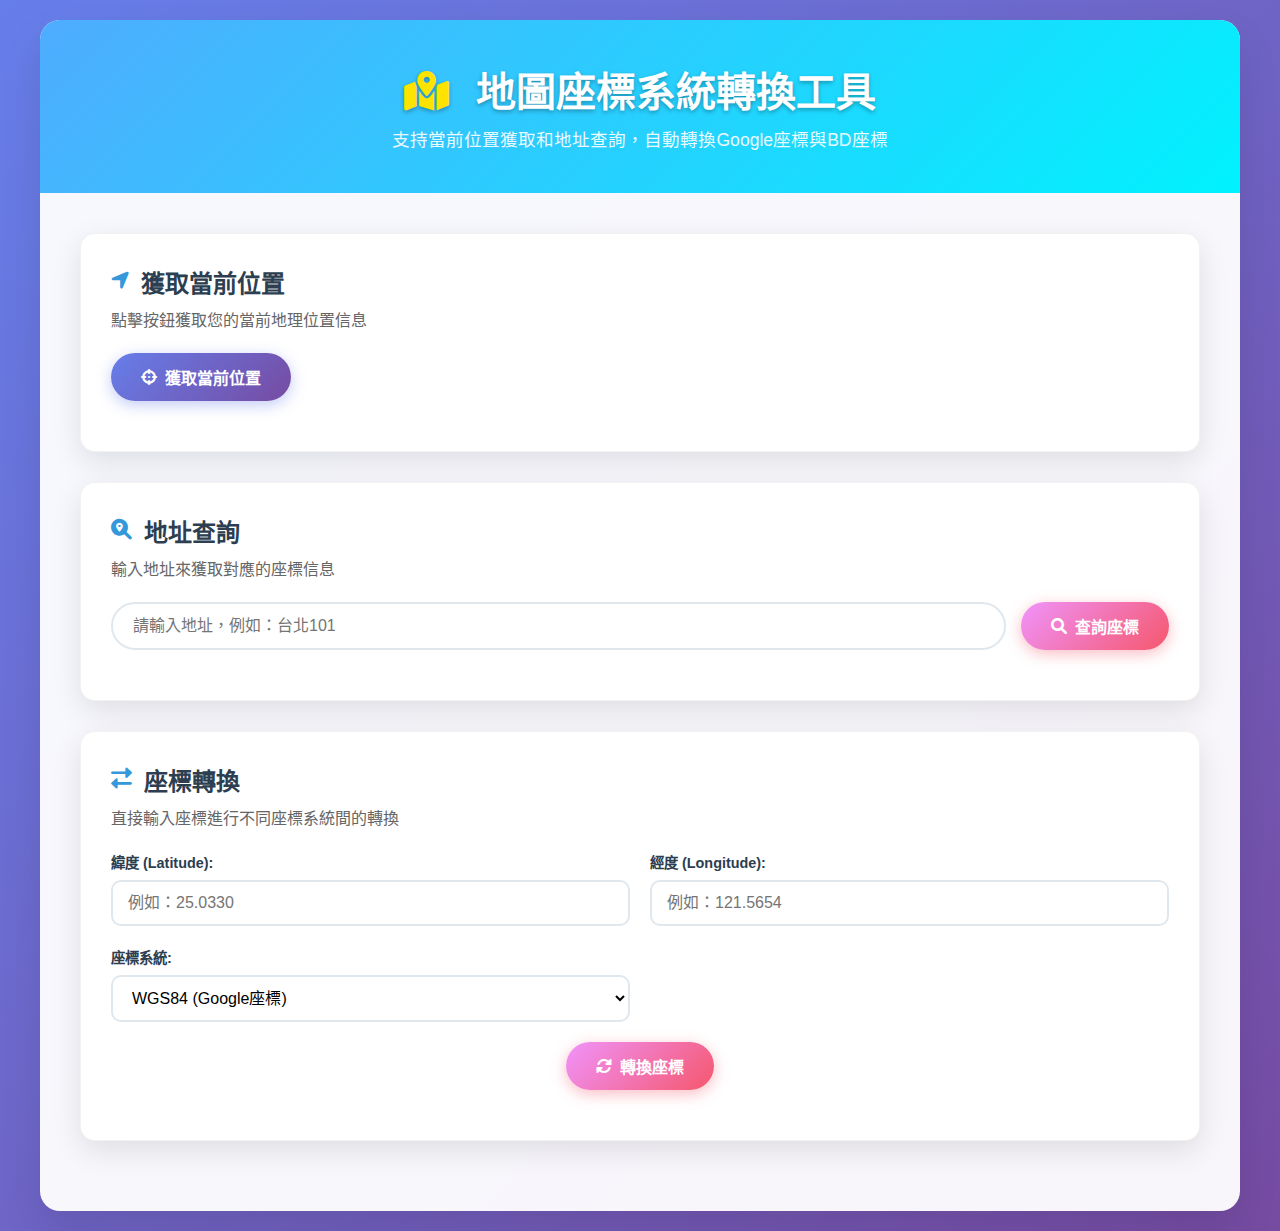
<file: index.html>
<!DOCTYPE html>
<html lang="zh-TW">
<head>
    <meta charset="UTF-8">
    <meta name="viewport" content="width=device-width, initial-scale=1.0">
    <title>地圖座標系統轉換工具</title>
    <link rel="stylesheet" href="style.css">
    <link href="https://cdnjs.cloudflare.com/ajax/libs/font-awesome/6.0.0/css/all.min.css" rel="stylesheet">
</head>
<body>
    <div class="container">
        <header>
            <h1><i class="fas fa-map-marked-alt"></i> 地圖座標系統轉換工具</h1>
            <p class="subtitle">支持當前位置獲取和地址查詢，自動轉換Google座標與BD座標</p>
            <div class="api-status" id="api-status" style="display: none;">
                <i class="fas fa-check-circle"></i> 系統已就緒
            </div>

        </header>

        <main>
            <!-- 當前位置功能 -->
            <div class="card">
                <h2><i class="fas fa-location-arrow"></i> 獲取當前位置</h2>
                <p class="description">點擊按鈕獲取您的當前地理位置信息</p>
                <button id="getCurrentLocation" class="btn-primary">
                    <i class="fas fa-crosshairs"></i> 獲取當前位置
                </button>
                <div id="currentLocationResult" class="result-container"></div>
            </div>

            <!-- 地址查詢功能 -->
            <div class="card">
                <h2><i class="fas fa-search-location"></i> 地址查詢</h2>
                <p class="description">輸入地址來獲取對應的座標信息</p>
                <div class="search-container">
                    <input type="text" id="addressInput" placeholder="請輸入地址，例如：台北101" class="address-input">
                    <button id="searchAddress" class="btn-secondary">
                        <i class="fas fa-search"></i> 查詢座標
                    </button>
                </div>
                <div id="addressSearchResult" class="result-container"></div>
            </div>

            <!-- 座標轉換功能 -->
            <div class="card">
                <h2><i class="fas fa-exchange-alt"></i> 座標轉換</h2>
                <p class="description">直接輸入座標進行不同座標系統間的轉換</p>
                <div class="coordinate-inputs">
                    <div class="input-group">
                        <label for="latInput">緯度 (Latitude):</label>
                        <input type="number" id="latInput" placeholder="例如：25.0330" step="any" class="coord-input">
                    </div>
                    <div class="input-group">
                        <label for="lngInput">經度 (Longitude):</label>
                        <input type="number" id="lngInput" placeholder="例如：121.5654" step="any" class="coord-input">
                    </div>
                    <div class="input-group">
                        <label for="coordSystem">座標系統:</label>
                        <select id="coordSystem" class="coord-select">
                            <option value="wgs84">WGS84 (Google座標)</option>
                            <option value="bd09">BD09座標</option>
                        </select>
                    </div>
                    <button id="convertCoordinates" class="btn-secondary">
                        <i class="fas fa-sync-alt"></i> 轉換座標
                    </button>
                </div>
                <div id="coordinateConvertResult" class="result-container"></div>
            </div>


        </main>

        <!-- 載入提示 -->
        <div id="loadingOverlay" class="loading-overlay">
            <div class="spinner"></div>
            <p>正在處理中...</p>
        </div>

        <!-- 錯誤提示 -->
        <div id="errorModal" class="modal">
            <div class="modal-content">
                <span class="close">&times;</span>
                <h3><i class="fas fa-exclamation-triangle"></i> 錯誤提示</h3>
                <p id="errorMessage"></p>
            </div>
        </div>
    </div>

    <script src="coordinate-converter.js"></script>
    <script src="script.js"></script>
</body>
</html>
</file>
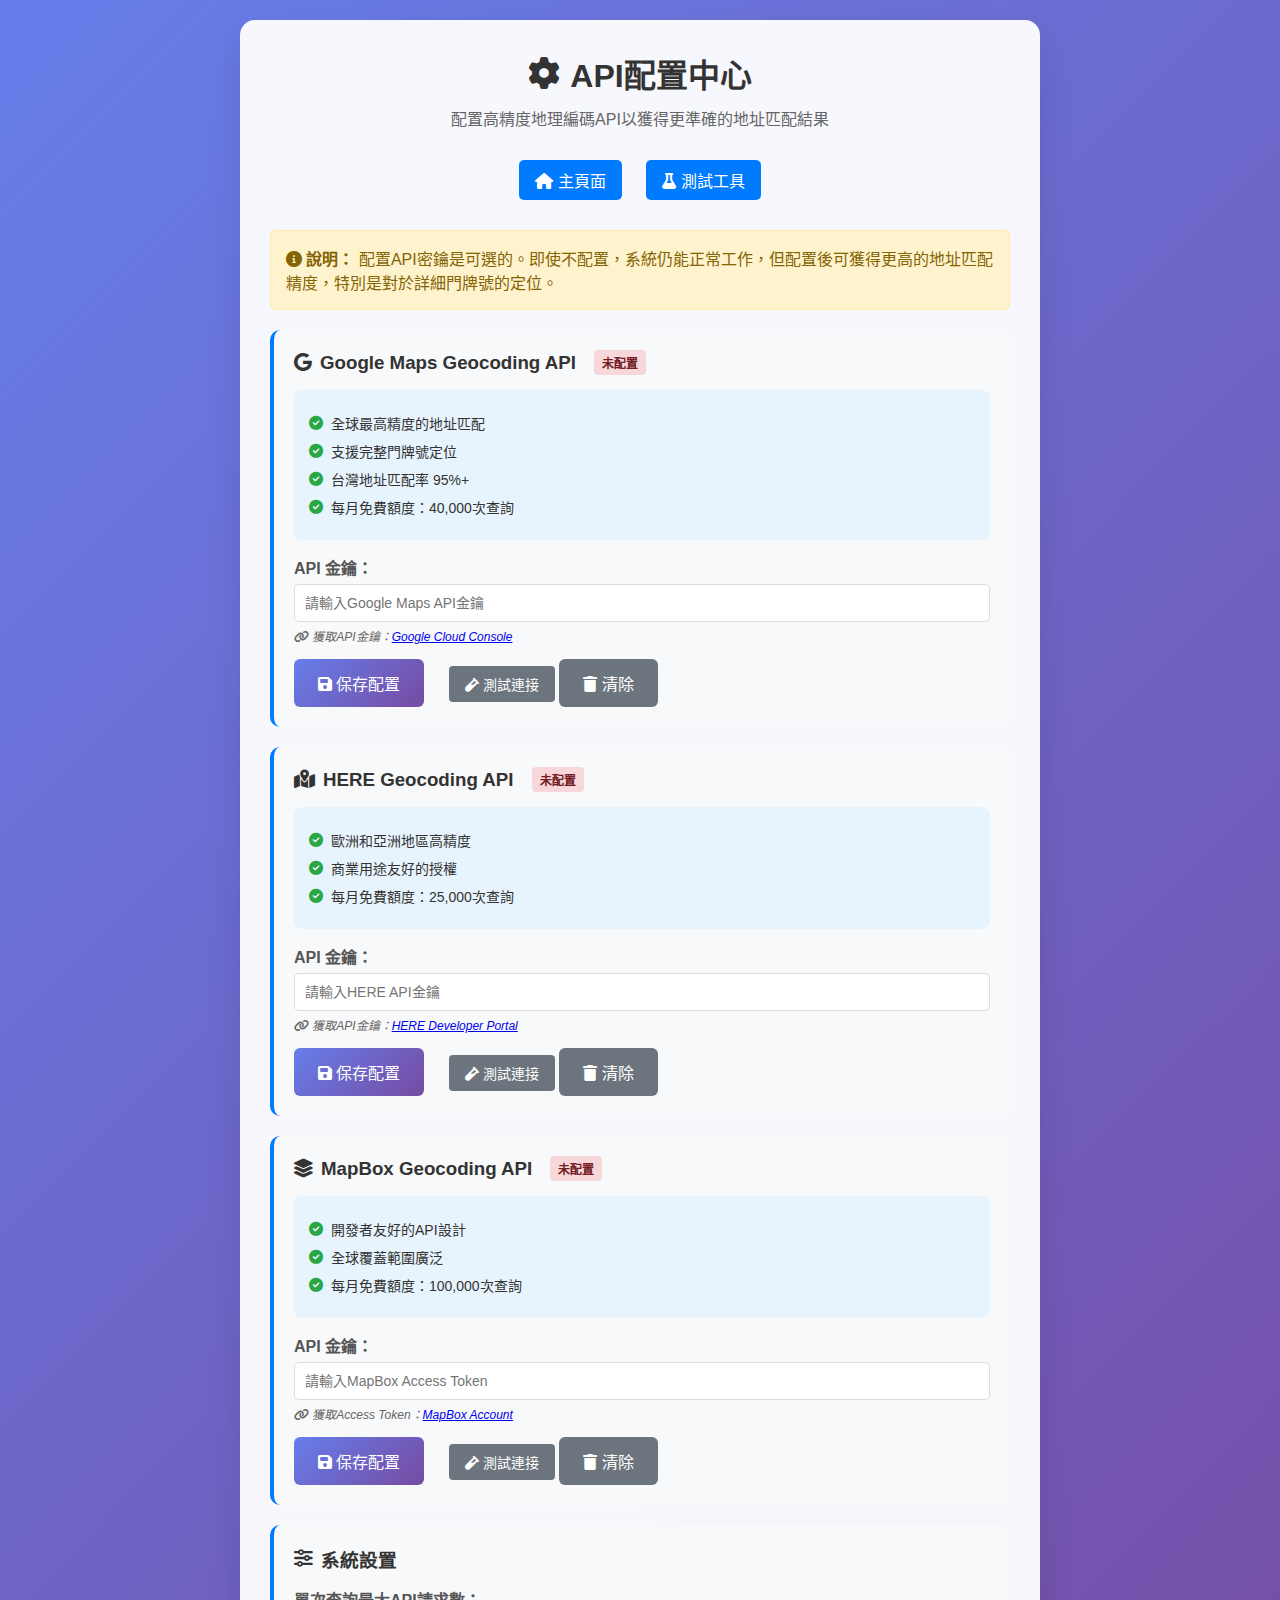
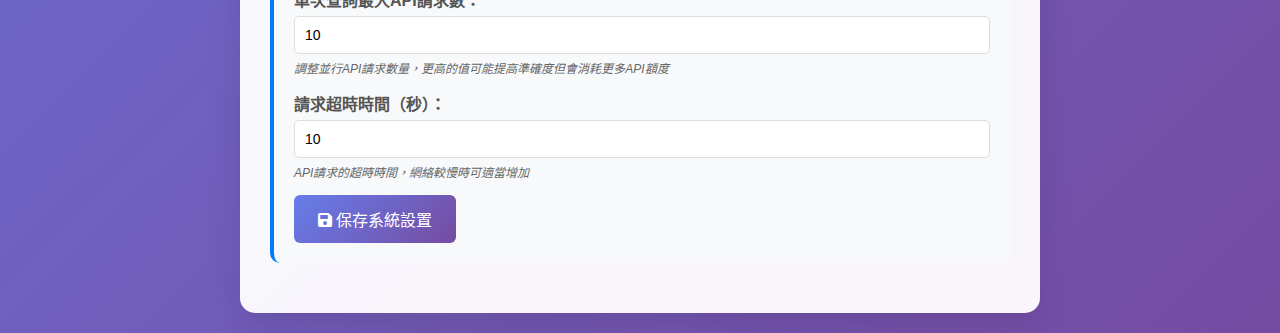
<file: api-config.html>
<!DOCTYPE html>
<html lang="zh-TW">
<head>
    <meta charset="UTF-8">
    <meta name="viewport" content="width=device-width, initial-scale=1.0">
    <title>API配置 - 地圖座標系統轉換工具</title>
    <link rel="stylesheet" href="https://cdnjs.cloudflare.com/ajax/libs/font-awesome/6.0.0/css/all.min.css">
    <style>
        * {
            margin: 0;
            padding: 0;
            box-sizing: border-box;
        }

        body {
            font-family: 'Microsoft JhengHei', Arial, sans-serif;
            background: linear-gradient(135deg, #667eea 0%, #764ba2 100%);
            min-height: 100vh;
            padding: 20px;
        }

        .container {
            max-width: 800px;
            margin: 0 auto;
            background: rgba(255, 255, 255, 0.95);
            padding: 30px;
            border-radius: 15px;
            box-shadow: 0 15px 35px rgba(0, 0, 0, 0.1);
        }

        .header {
            text-align: center;
            margin-bottom: 30px;
        }

        .header h1 {
            color: #333;
            margin-bottom: 10px;
            display: flex;
            align-items: center;
            justify-content: center;
            gap: 10px;
        }

        .header p {
            color: #666;
            font-size: 16px;
        }

        .nav-links {
            text-align: center;
            margin-bottom: 30px;
        }

        .nav-links a {
            display: inline-block;
            margin: 0 10px;
            padding: 8px 16px;
            background-color: #007bff;
            color: white;
            text-decoration: none;
            border-radius: 5px;
            transition: background-color 0.3s;
        }

        .nav-links a:hover {
            background-color: #0056b3;
        }

        .config-section {
            background: #f8f9fa;
            border-radius: 10px;
            padding: 20px;
            margin-bottom: 20px;
            border-left: 4px solid #007bff;
        }

        .config-section h3 {
            color: #333;
            margin-bottom: 15px;
            display: flex;
            align-items: center;
            gap: 8px;
        }

        .form-group {
            margin-bottom: 15px;
        }

        .form-group label {
            display: block;
            margin-bottom: 5px;
            font-weight: bold;
            color: #555;
        }

        .form-group input {
            width: 100%;
            padding: 10px;
            border: 1px solid #ddd;
            border-radius: 5px;
            font-size: 14px;
        }

        .form-group input:focus {
            outline: none;
            border-color: #007bff;
            box-shadow: 0 0 5px rgba(0, 123, 255, 0.3);
        }

        .btn {
            background: linear-gradient(135deg, #667eea 0%, #764ba2 100%);
            color: white;
            border: none;
            padding: 12px 24px;
            border-radius: 6px;
            cursor: pointer;
            font-size: 16px;
            transition: all 0.3s;
            margin-right: 10px;
        }

        .btn:hover {
            transform: translateY(-2px);
            box-shadow: 0 5px 15px rgba(0, 0, 0, 0.2);
        }

        .btn-secondary {
            background: #6c757d;
        }

        .status-indicator {
            display: inline-block;
            padding: 4px 8px;
            border-radius: 4px;
            font-size: 12px;
            font-weight: bold;
            margin-left: 10px;
        }

        .status-connected {
            background-color: #d4edda;
            color: #155724;
        }

        .status-disconnected {
            background-color: #f8d7da;
            color: #721c24;
        }

        .help-text {
            font-size: 12px;
            color: #666;
            margin-top: 5px;
            font-style: italic;
        }

        .warning-box {
            background-color: #fff3cd;
            border: 1px solid #ffeaa7;
            border-radius: 5px;
            padding: 15px;
            margin: 20px 0;
            color: #856404;
        }

        .success-box {
            background-color: #d4edda;
            border: 1px solid #c3e6cb;
            border-radius: 5px;
            padding: 15px;
            margin: 20px 0;
            color: #155724;
        }

        .api-benefits {
            background: #e8f4fd;
            border-radius: 8px;
            padding: 15px;
            margin: 15px 0;
        }

        .benefit-item {
            display: flex;
            align-items: center;
            gap: 8px;
            margin: 8px 0;
            font-size: 14px;
            color: #333;
        }

        .test-button {
            background: #28a745;
            color: white;
            border: none;
            padding: 8px 16px;
            border-radius: 4px;
            cursor: pointer;
            font-size: 14px;
            margin-left: 10px;
        }

        .test-button:hover {
            background: #218838;
        }

        .test-button:disabled {
            background: #6c757d;
            cursor: not-allowed;
        }
    </style>
</head>
<body>
    <div class="container">
        <div class="header">
            <h1><i class="fas fa-cog"></i> API配置中心</h1>
            <p>配置高精度地理編碼API以獲得更準確的地址匹配結果</p>
        </div>

        <div class="nav-links">
            <a href="index.html"><i class="fas fa-home"></i> 主頁面</a>
            <a href="test-geocoding.html"><i class="fas fa-flask"></i> 測試工具</a>
        </div>

        <div class="warning-box">
            <i class="fas fa-info-circle"></i> <strong>說明：</strong>
            配置API密鑰是可選的。即使不配置，系統仍能正常工作，但配置後可獲得更高的地址匹配精度，特別是對於詳細門牌號的定位。
        </div>

        <!-- Google Maps API 配置 -->
        <div class="config-section">
            <h3>
                <i class="fab fa-google"></i> Google Maps Geocoding API
                <span id="google-status" class="status-indicator status-disconnected">未配置</span>
            </h3>
            
            <div class="api-benefits">
                <div class="benefit-item">
                    <i class="fas fa-check-circle" style="color: #28a745;"></i>
                    <span>全球最高精度的地址匹配</span>
                </div>
                <div class="benefit-item">
                    <i class="fas fa-check-circle" style="color: #28a745;"></i>
                    <span>支援完整門牌號定位</span>
                </div>
                <div class="benefit-item">
                    <i class="fas fa-check-circle" style="color: #28a745;"></i>
                    <span>台灣地址匹配率 95%+</span>
                </div>
                <div class="benefit-item">
                    <i class="fas fa-check-circle" style="color: #28a745;"></i>
                    <span>每月免費額度：40,000次查詢</span>
                </div>
            </div>

            <div class="form-group">
                <label for="google-api-key">API 金鑰：</label>
                <input type="password" id="google-api-key" placeholder="請輸入Google Maps API金鑰">
                <div class="help-text">
                    <i class="fas fa-link"></i> 
                    獲取API金鑰：<a href="https://developers.google.com/maps/documentation/geocoding/get-api-key" target="_blank">Google Cloud Console</a>
                </div>
            </div>

            <button class="btn" onclick="saveGoogleConfig()">
                <i class="fas fa-save"></i> 保存配置
            </button>
            <button class="test-button" id="test-google" onclick="testGoogleApi()" disabled>
                <i class="fas fa-vial"></i> 測試連接
            </button>
            <button class="btn btn-secondary" onclick="clearGoogleConfig()">
                <i class="fas fa-trash"></i> 清除
            </button>
        </div>

        <!-- HERE Maps API 配置 -->
        <div class="config-section">
            <h3>
                <i class="fas fa-map-marked-alt"></i> HERE Geocoding API
                <span id="here-status" class="status-indicator status-disconnected">未配置</span>
            </h3>
            
            <div class="api-benefits">
                <div class="benefit-item">
                    <i class="fas fa-check-circle" style="color: #28a745;"></i>
                    <span>歐洲和亞洲地區高精度</span>
                </div>
                <div class="benefit-item">
                    <i class="fas fa-check-circle" style="color: #28a745;"></i>
                    <span>商業用途友好的授權</span>
                </div>
                <div class="benefit-item">
                    <i class="fas fa-check-circle" style="color: #28a745;"></i>
                    <span>每月免費額度：25,000次查詢</span>
                </div>
            </div>

            <div class="form-group">
                <label for="here-api-key">API 金鑰：</label>
                <input type="password" id="here-api-key" placeholder="請輸入HERE API金鑰">
                <div class="help-text">
                    <i class="fas fa-link"></i> 
                    獲取API金鑰：<a href="https://developer.here.com/" target="_blank">HERE Developer Portal</a>
                </div>
            </div>

            <button class="btn" onclick="saveHereConfig()">
                <i class="fas fa-save"></i> 保存配置
            </button>
            <button class="test-button" id="test-here" onclick="testHereApi()" disabled>
                <i class="fas fa-vial"></i> 測試連接
            </button>
            <button class="btn btn-secondary" onclick="clearHereConfig()">
                <i class="fas fa-trash"></i> 清除
            </button>
        </div>

        <!-- MapBox API 配置 -->
        <div class="config-section">
            <h3>
                <i class="fas fa-layer-group"></i> MapBox Geocoding API
                <span id="mapbox-status" class="status-indicator status-disconnected">未配置</span>
            </h3>
            
            <div class="api-benefits">
                <div class="benefit-item">
                    <i class="fas fa-check-circle" style="color: #28a745;"></i>
                    <span>開發者友好的API設計</span>
                </div>
                <div class="benefit-item">
                    <i class="fas fa-check-circle" style="color: #28a745;"></i>
                    <span>全球覆蓋範圍廣泛</span>
                </div>
                <div class="benefit-item">
                    <i class="fas fa-check-circle" style="color: #28a745;"></i>
                    <span>每月免費額度：100,000次查詢</span>
                </div>
            </div>

            <div class="form-group">
                <label for="mapbox-api-key">API 金鑰：</label>
                <input type="password" id="mapbox-api-key" placeholder="請輸入MapBox Access Token">
                <div class="help-text">
                    <i class="fas fa-link"></i> 
                    獲取Access Token：<a href="https://docs.mapbox.com/help/getting-started/access-tokens/" target="_blank">MapBox Account</a>
                </div>
            </div>

            <button class="btn" onclick="saveMapboxConfig()">
                <i class="fas fa-save"></i> 保存配置
            </button>
            <button class="test-button" id="test-mapbox" onclick="testMapboxApi()" disabled>
                <i class="fas fa-vial"></i> 測試連接
            </button>
            <button class="btn btn-secondary" onclick="clearMapboxConfig()">
                <i class="fas fa-trash"></i> 清除
            </button>
        </div>

        <!-- 系統設置 -->
        <div class="config-section">
            <h3><i class="fas fa-sliders-h"></i> 系統設置</h3>
            
            <div class="form-group">
                <label for="max-api-requests">單次查詢最大API請求數：</label>
                <input type="number" id="max-api-requests" value="10" min="5" max="20">
                <div class="help-text">調整並行API請求數量，更高的值可能提高準確度但會消耗更多API額度</div>
            </div>

            <div class="form-group">
                <label for="request-timeout">請求超時時間（秒）：</label>
                <input type="number" id="request-timeout" value="10" min="5" max="30">
                <div class="help-text">API請求的超時時間，網絡較慢時可適當增加</div>
            </div>

            <button class="btn" onclick="saveSystemConfig()">
                <i class="fas fa-save"></i> 保存系統設置
            </button>
        </div>

        <div class="success-box" id="success-message" style="display: none;">
            <i class="fas fa-check-circle"></i> <span id="success-text">配置已保存成功！</span>
        </div>
    </div>

    <script>
        // 載入已保存的配置
        window.addEventListener('load', function() {
            loadConfigurations();
        });

        function loadConfigurations() {
            // 載入Google Maps配置
            const googleKey = localStorage.getItem('google_maps_api_key');
            if (googleKey) {
                document.getElementById('google-api-key').value = googleKey;
                document.getElementById('google-status').textContent = '已配置';
                document.getElementById('google-status').className = 'status-indicator status-connected';
                document.getElementById('test-google').disabled = false;
            }

            // 載入HERE配置
            const hereKey = localStorage.getItem('here_api_key');
            if (hereKey) {
                document.getElementById('here-api-key').value = hereKey;
                document.getElementById('here-status').textContent = '已配置';
                document.getElementById('here-status').className = 'status-indicator status-connected';
                document.getElementById('test-here').disabled = false;
            }

            // 載入MapBox配置
            const mapboxKey = localStorage.getItem('mapbox_api_key');
            if (mapboxKey) {
                document.getElementById('mapbox-api-key').value = mapboxKey;
                document.getElementById('mapbox-status').textContent = '已配置';
                document.getElementById('mapbox-status').className = 'status-indicator status-connected';
                document.getElementById('test-mapbox').disabled = false;
            }

            // 載入系統設置
            document.getElementById('max-api-requests').value = localStorage.getItem('max_api_requests') || '10';
            document.getElementById('request-timeout').value = localStorage.getItem('request_timeout') || '10';
        }

        function saveGoogleConfig() {
            const apiKey = document.getElementById('google-api-key').value.trim();
            if (apiKey) {
                localStorage.setItem('google_maps_api_key', apiKey);
                document.getElementById('google-status').textContent = '已配置';
                document.getElementById('google-status').className = 'status-indicator status-connected';
                document.getElementById('test-google').disabled = false;
                showSuccess('Google Maps API配置已保存');
            } else {
                alert('請輸入有效的API金鑰');
            }
        }

        function saveHereConfig() {
            const apiKey = document.getElementById('here-api-key').value.trim();
            if (apiKey) {
                localStorage.setItem('here_api_key', apiKey);
                document.getElementById('here-status').textContent = '已配置';
                document.getElementById('here-status').className = 'status-indicator status-connected';
                document.getElementById('test-here').disabled = false;
                showSuccess('HERE API配置已保存');
            } else {
                alert('請輸入有效的API金鑰');
            }
        }

        function saveMapboxConfig() {
            const apiKey = document.getElementById('mapbox-api-key').value.trim();
            if (apiKey) {
                localStorage.setItem('mapbox_api_key', apiKey);
                document.getElementById('mapbox-status').textContent = '已配置';
                document.getElementById('mapbox-status').className = 'status-indicator status-connected';
                document.getElementById('test-mapbox').disabled = false;
                showSuccess('MapBox API配置已保存');
            } else {
                alert('請輸入有效的Access Token');
            }
        }

        function saveSystemConfig() {
            const maxRequests = document.getElementById('max-api-requests').value;
            const timeout = document.getElementById('request-timeout').value;
            
            localStorage.setItem('max_api_requests', maxRequests);
            localStorage.setItem('request_timeout', timeout);
            
            showSuccess('系統設置已保存');
        }

        function clearGoogleConfig() {
            localStorage.removeItem('google_maps_api_key');
            document.getElementById('google-api-key').value = '';
            document.getElementById('google-status').textContent = '未配置';
            document.getElementById('google-status').className = 'status-indicator status-disconnected';
            document.getElementById('test-google').disabled = true;
            showSuccess('Google Maps API配置已清除');
        }

        function clearHereConfig() {
            localStorage.removeItem('here_api_key');
            document.getElementById('here-api-key').value = '';
            document.getElementById('here-status').textContent = '未配置';
            document.getElementById('here-status').className = 'status-indicator status-disconnected';
            document.getElementById('test-here').disabled = true;
            showSuccess('HERE API配置已清除');
        }

        function clearMapboxConfig() {
            localStorage.removeItem('mapbox_api_key');
            document.getElementById('mapbox-api-key').value = '';
            document.getElementById('mapbox-status').textContent = '未配置';
            document.getElementById('mapbox-status').className = 'status-indicator status-disconnected';
            document.getElementById('test-mapbox').disabled = true;
            showSuccess('MapBox API配置已清除');
        }

        async function testGoogleApi() {
            const apiKey = localStorage.getItem('google_maps_api_key');
            if (!apiKey) return;

            const button = document.getElementById('test-google');
            button.textContent = '測試中...';
            button.disabled = true;

            try {
                const response = await fetch(`https://maps.googleapis.com/maps/api/geocode/json?address=台北101&key=${apiKey}`);
                const data = await response.json();
                
                if (data.status === 'OK') {
                    alert('Google Maps API測試成功！');
                } else {
                    alert(`Google Maps API測試失敗：${data.error_message || data.status}`);
                }
            } catch (error) {
                alert(`Google Maps API測試失敗：${error.message}`);
            }

            button.textContent = '測試連接';
            button.disabled = false;
        }

        async function testHereApi() {
            alert('HERE API測試功能開發中...');
        }

        async function testMapboxApi() {
            alert('MapBox API測試功能開發中...');
        }

        function showSuccess(message) {
            document.getElementById('success-text').textContent = message;
            document.getElementById('success-message').style.display = 'block';
            setTimeout(() => {
                document.getElementById('success-message').style.display = 'none';
            }, 3000);
        }

        // 監聽API金鑰輸入，啟用測試按鈕
        document.getElementById('google-api-key').addEventListener('input', function() {
            document.getElementById('test-google').disabled = !this.value.trim();
        });

        document.getElementById('here-api-key').addEventListener('input', function() {
            document.getElementById('test-here').disabled = !this.value.trim();
        });

        document.getElementById('mapbox-api-key').addEventListener('input', function() {
            document.getElementById('test-mapbox').disabled = !this.value.trim();
        });
    </script>
</body>
</html>
</file>
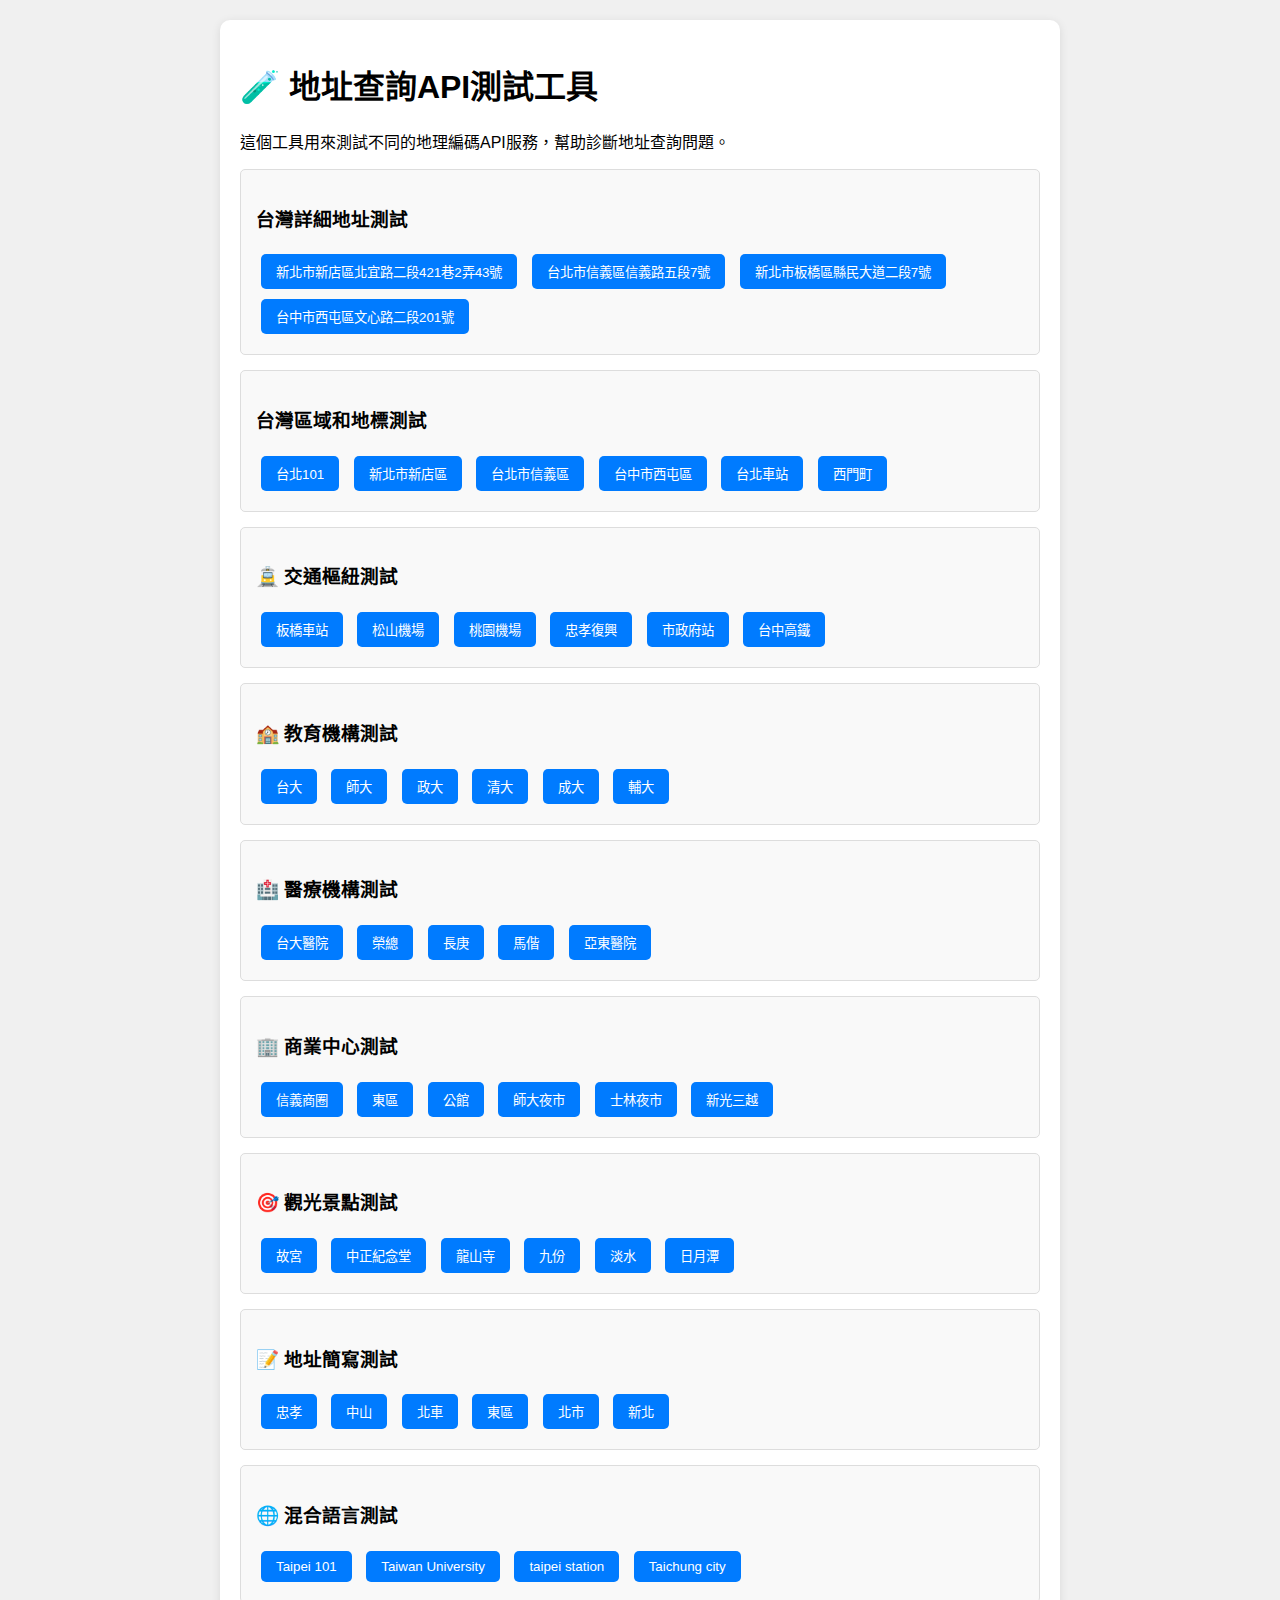
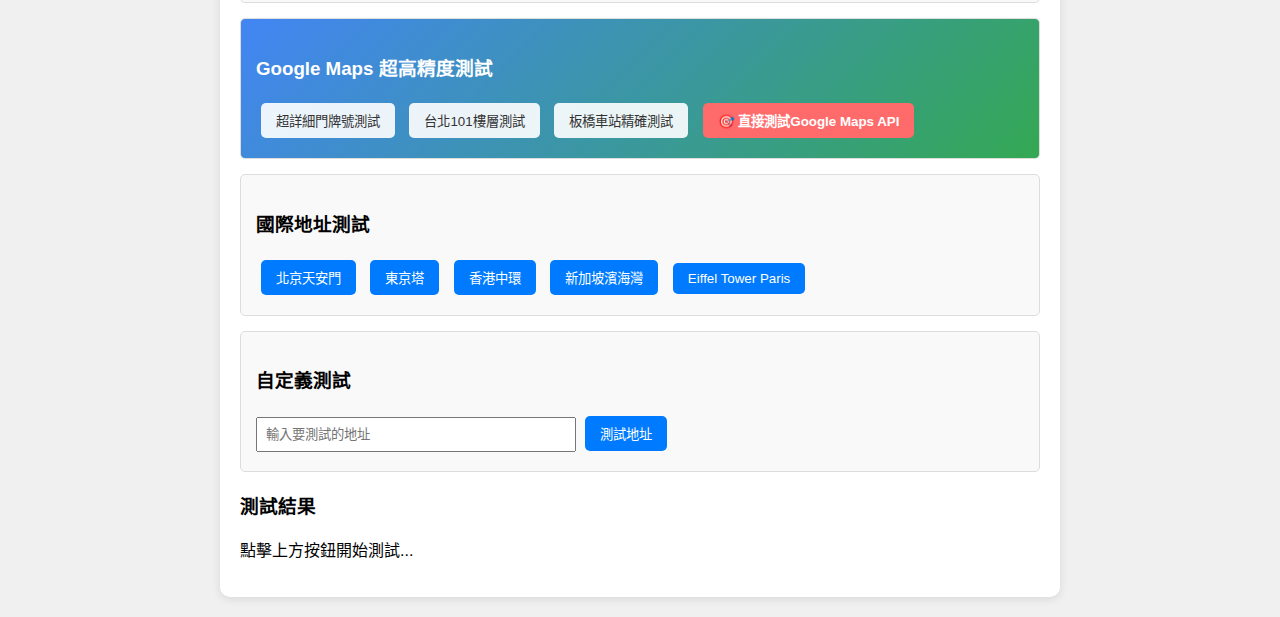
<file: test-geocoding.html>
<!DOCTYPE html>
<html lang="zh-TW">
<head>
    <meta charset="UTF-8">
    <meta name="viewport" content="width=device-width, initial-scale=1.0">
    <title>地址查詢測試</title>
    <style>
        body {
            font-family: Arial, sans-serif;
            margin: 20px;
            background: #f0f0f0;
        }
        .container {
            max-width: 800px;
            margin: 0 auto;
            background: white;
            padding: 20px;
            border-radius: 10px;
            box-shadow: 0 2px 10px rgba(0,0,0,0.1);
        }
        .test-item {
            margin: 15px 0;
            padding: 15px;
            border: 1px solid #ddd;
            border-radius: 5px;
            background: #f9f9f9;
        }
        button {
            background: #007bff;
            color: white;
            border: none;
            padding: 8px 15px;
            border-radius: 5px;
            cursor: pointer;
            margin: 5px;
        }
        button:hover {
            background: #0056b3;
        }
        .result {
            margin-top: 10px;
            padding: 10px;
            background: #e9ecef;
            border-radius: 3px;
            word-break: break-all;
        }
        .success { background: #d4edda; border-color: #c3e6cb; }
        .error { background: #f8d7da; border-color: #f5c6cb; }
        .loading { background: #fff3cd; border-color: #ffeaa7; }
    </style>
</head>
<body>
    <div class="container">
        <h1>🧪 地址查詢API測試工具</h1>
        <p>這個工具用來測試不同的地理編碼API服務，幫助診斷地址查詢問題。</p>

        <div class="test-item">
            <h3>台灣詳細地址測試</h3>
            <button onclick="testAddress('新北市新店區北宜路二段421巷2弄43號')">新北市新店區北宜路二段421巷2弄43號</button>
            <button onclick="testAddress('台北市信義區信義路五段7號')">台北市信義區信義路五段7號</button>
            <button onclick="testAddress('新北市板橋區縣民大道二段7號')">新北市板橋區縣民大道二段7號</button>
            <button onclick="testAddress('台中市西屯區文心路二段201號')">台中市西屯區文心路二段201號</button>
        </div>

        <div class="test-item">
            <h3>台灣區域和地標測試</h3>
            <button onclick="testAddress('台北101')">台北101</button>
            <button onclick="testAddress('新北市新店區')">新北市新店區</button>
            <button onclick="testAddress('台北市信義區')">台北市信義區</button>
            <button onclick="testAddress('台中市西屯區')">台中市西屯區</button>
            <button onclick="testAddress('台北車站')">台北車站</button>
            <button onclick="testAddress('西門町')">西門町</button>
        </div>

        <div class="test-item">
            <h3>🚊 交通樞紐測試</h3>
            <button onclick="testAddress('板橋車站')">板橋車站</button>
            <button onclick="testAddress('松山機場')">松山機場</button>
            <button onclick="testAddress('桃園機場')">桃園機場</button>
            <button onclick="testAddress('忠孝復興')">忠孝復興</button>
            <button onclick="testAddress('市政府站')">市政府站</button>
            <button onclick="testAddress('台中高鐵')">台中高鐵</button>
        </div>

        <div class="test-item">
            <h3>🏫 教育機構測試</h3>
            <button onclick="testAddress('台大')">台大</button>
            <button onclick="testAddress('師大')">師大</button>
            <button onclick="testAddress('政大')">政大</button>
            <button onclick="testAddress('清大')">清大</button>
            <button onclick="testAddress('成大')">成大</button>
            <button onclick="testAddress('輔大')">輔大</button>
        </div>

        <div class="test-item">
            <h3>🏥 醫療機構測試</h3>
            <button onclick="testAddress('台大醫院')">台大醫院</button>
            <button onclick="testAddress('榮總')">榮總</button>
            <button onclick="testAddress('長庚')">長庚</button>
            <button onclick="testAddress('馬偕')">馬偕</button>
            <button onclick="testAddress('亞東醫院')">亞東醫院</button>
        </div>

        <div class="test-item">
            <h3>🏢 商業中心測試</h3>
            <button onclick="testAddress('信義商圈')">信義商圈</button>
            <button onclick="testAddress('東區')">東區</button>
            <button onclick="testAddress('公館')">公館</button>
            <button onclick="testAddress('師大夜市')">師大夜市</button>
            <button onclick="testAddress('士林夜市')">士林夜市</button>
            <button onclick="testAddress('新光三越')">新光三越</button>
        </div>

        <div class="test-item">
            <h3>🎯 觀光景點測試</h3>
            <button onclick="testAddress('故宮')">故宮</button>
            <button onclick="testAddress('中正紀念堂')">中正紀念堂</button>
            <button onclick="testAddress('龍山寺')">龍山寺</button>
            <button onclick="testAddress('九份')">九份</button>
            <button onclick="testAddress('淡水')">淡水</button>
            <button onclick="testAddress('日月潭')">日月潭</button>
        </div>

        <div class="test-item">
            <h3>📝 地址簡寫測試</h3>
            <button onclick="testAddress('忠孝')">忠孝</button>
            <button onclick="testAddress('中山')">中山</button>
            <button onclick="testAddress('北車')">北車</button>
            <button onclick="testAddress('東區')">東區</button>
            <button onclick="testAddress('北市')">北市</button>
            <button onclick="testAddress('新北')">新北</button>
        </div>

        <div class="test-item">
            <h3>🌐 混合語言測試</h3>
            <button onclick="testAddress('Taipei 101')">Taipei 101</button>
            <button onclick="testAddress('Taiwan University')">Taiwan University</button>
            <button onclick="testAddress('taipei station')">taipei station</button>
            <button onclick="testAddress('Taichung city')">Taichung city</button>
        </div>

        <div class="test-item" style="background: linear-gradient(135deg, #4285f4 0%, #34a853 100%); color: white;">
            <h3><i class="fab fa-google"></i> Google Maps 超高精度測試</h3>
            <button onclick="testAddress('新北市新店區北宜路二段421巷2弄43號')" style="background: rgba(255,255,255,0.9); color: #333;">超詳細門牌號測試</button>
            <button onclick="testAddress('台北市信義區信義路五段7號89樓')" style="background: rgba(255,255,255,0.9); color: #333;">台北101樓層測試</button>
            <button onclick="testAddress('新北市板橋區縣民大道二段7號')" style="background: rgba(255,255,255,0.9); color: #333;">板橋車站精確測試</button>
            <button onclick="testGoogleMapsDirectly()" style="background: #ff6b6b; color: white; font-weight: bold;">🎯 直接測試Google Maps API</button>
        </div>

        <div class="test-item">
            <h3>國際地址測試</h3>
            <button onclick="testAddress('北京天安門')">北京天安門</button>
            <button onclick="testAddress('東京塔')">東京塔</button>
            <button onclick="testAddress('香港中環')">香港中環</button>
            <button onclick="testAddress('新加坡濱海灣')">新加坡濱海灣</button>
            <button onclick="testAddress('Eiffel Tower Paris')">Eiffel Tower Paris</button>
        </div>

        <div class="test-item">
            <h3>自定義測試</h3>
            <input type="text" id="customAddress" placeholder="輸入要測試的地址" style="width: 300px; padding: 8px;">
            <button onclick="testCustomAddress()">測試地址</button>
        </div>

        <div id="results">
            <h3>測試結果</h3>
            <p>點擊上方按鈕開始測試...</p>
        </div>
    </div>

    <script>
        const results = document.getElementById('results');

        function addResult(address, status, data, error = null) {
            const div = document.createElement('div');
            div.className = `result ${status}`;
            
            let html = `<strong>測試地址：</strong>${address}<br>`;
            html += `<strong>狀態：</strong>${status.toUpperCase()}<br>`;
            
            if (status === 'success' && data) {
                html += `<strong>經度：</strong>${data.lng}<br>`;
                html += `<strong>緯度：</strong>${data.lat}<br>`;
                if (data.displayAddress) {
                    html += `<strong>完整地址：</strong>${data.displayAddress}<br>`;
                }
            } else if (status === 'error' && error) {
                html += `<strong>錯誤：</strong>${error}<br>`;
            }
            
            html += `<strong>時間：</strong>${new Date().toLocaleTimeString()}<br>`;
            
            div.innerHTML = html;
            results.appendChild(div);
            results.scrollTop = results.scrollHeight;
        }

        function testCustomAddress() {
            const address = document.getElementById('customAddress').value.trim();
            if (!address) {
                alert('請輸入地址');
                return;
            }
            testAddress(address);
        }

        async function testAddress(address) {
            addResult(address, 'loading', null);
            console.log(`開始測試地址: ${address}`);

            // 生成地址變體（簡化版本）
            function formatTaiwanAddress(address) {
                const variants = [address];
                
                // 台灣地址簡化
                if (address.includes('新北市')) {
                    variants.push(address.replace('新北市', 'New Taipei City'));
                    variants.push('New Taipei, Taiwan ' + address.replace('新北市', ''));
                }
                
                // 縣市英文對照
                const cityMapping = {
                    '台北市': 'Taipei',
                    '新北市': 'New Taipei',
                    '台中市': 'Taichung',
                    '高雄市': 'Kaohsiung'
                };
                
                for (const [chinese, english] of Object.entries(cityMapping)) {
                    if (address.includes(chinese)) {
                        variants.push(address.replace(chinese, english + ', Taiwan'));
                    }
                }
                
                return [...new Set(variants)];
            }
            
            const addressVariants = formatTaiwanAddress(address);
            console.log('測試地址變體:', addressVariants);
            
            const apis = [
                {
                    name: 'Taiwan Specific',
                    url: `https://nominatim.openstreetmap.org/search?format=json&q=${encodeURIComponent(address)}&limit=5&countrycodes=tw&accept-language=zh-TW,zh&addressdetails=1&extratags=1`,
                },
                {
                    name: 'Asia Priority',
                    url: `https://nominatim.openstreetmap.org/search?format=json&q=${encodeURIComponent(address)}&limit=3&countrycodes=tw,cn,hk,mo,jp,kr&accept-language=zh-TW,zh,en&addressdetails=1`,
                },
                {
                    name: 'Global Search',
                    url: `https://nominatim.openstreetmap.org/search?format=json&q=${encodeURIComponent(address)}&limit=3&accept-language=zh-TW,zh,en&addressdetails=1`,
                }
            ];
            
            // 為每個地址變體創建額外的API調用
            for (const variant of addressVariants.slice(1)) {
                apis.push({
                    name: `Variant: ${variant.substring(0, 30)}...`,
                    url: `https://nominatim.openstreetmap.org/search?format=json&q=${encodeURIComponent(variant)}&limit=3&countrycodes=tw&accept-language=zh-TW,zh,en`,
                });
            }

            let success = false;
            let lastError = null;

            for (const api of apis) {
                try {
                    console.log(`嘗試 ${api.name}...`);
                    
                    const response = await fetch(api.url, {
                        method: 'GET',
                        headers: {
                            'User-Agent': 'MapCoordinateSystem/1.0',
                            'Accept': 'application/json'
                        },
                        mode: 'cors',
                        cache: 'default'
                    });

                    console.log(`${api.name} 響應狀態: ${response.status}`);

                    if (!response.ok) {
                        throw new Error(`HTTP ${response.status}: ${response.statusText}`);
                    }

                    const data = await response.json();
                    console.log(`${api.name} 響應數據:`, data);

                    if (data && Array.isArray(data) && data.length > 0) {
                        const result = data[0];
                        if (result.lat && result.lon) {
                            const coordinates = {
                                lng: parseFloat(result.lon),
                                lat: parseFloat(result.lat),
                                displayAddress: result.display_name || result.name || address
                            };
                            
                            addResult(address, 'success', coordinates);
                            console.log(`${api.name} 成功:`, coordinates);
                            success = true;
                            break;
                        }
                    }

                } catch (error) {
                    console.error(`${api.name} 失敗:`, error);
                    lastError = error.message;
                    continue;
                }
            }

            if (!success) {
                addResult(address, 'error', null, lastError || '所有API都無法找到結果');
            }
        }

        async function testGoogleMapsDirectly() {
            const testAddress = '新北市新店區北宜路二段421巷2弄43號';
            const apiKey = 'CI3loKQXylsWgA9NoZtXVPLeBJA=';
            
            addResult('🎯 Google Maps Direct Test', 'loading', null);
            console.log('🚀 直接測試Google Maps API...');

            try {
                const params = new URLSearchParams({
                    address: testAddress,
                    key: apiKey,
                    region: 'tw',
                    language: 'zh-TW',
                    components: 'country:TW',
                    result_type: 'street_address|premise|subpremise|route',
                    location_type: 'ROOFTOP|RANGE_INTERPOLATED|GEOMETRIC_CENTER',
                    bounds: '21.8,119.3|25.4,122.1'
                });

                const response = await fetch(`https://maps.googleapis.com/maps/api/geocode/json?${params}`);
                const data = await response.json();

                console.log('Google Maps API完整響應:', data);

                if (data.status === 'OK' && data.results && data.results.length > 0) {
                    const result = data.results[0];
                    const coordinates = {
                        lat: result.geometry.location.lat,
                        lng: result.geometry.location.lng,
                        displayAddress: result.formatted_address,
                        locationType: result.geometry.location_type,
                        placeId: result.place_id,
                        types: result.types
                    };

                    const resultText = `
🎯 Google Maps 超高精度結果:
📍 位置類型: ${result.geometry.location_type}
📍 座標: ${coordinates.lat}, ${coordinates.lng}
📍 地址: ${result.formatted_address}
📍 Place ID: ${result.place_id}
📍 類型: ${result.types.join(', ')}
                    `;

                    addResult('🎯 Google Maps Direct Test', 'success', coordinates, resultText);
                } else {
                    const errorMsg = `Google Maps API錯誤: ${data.status} - ${data.error_message || '未知錯誤'}`;
                    addResult('🎯 Google Maps Direct Test', 'error', null, errorMsg);
                }

            } catch (error) {
                console.error('Google Maps API測試失敗:', error);
                addResult('🎯 Google Maps Direct Test', 'error', null, `網絡錯誤: ${error.message}`);
            }
        }

        // 頁面加載時的說明
        window.addEventListener('load', () => {
            console.log('地址查詢測試工具已載入');
            console.log('使用方法：點擊測試按鈕或輸入自定義地址');
            console.log('查看瀏覽器開發者工具控制台獲取詳細日誌');
        });
    </script>
</body>
</html>
</file>
<file: style.css>
/* 全局樣式 */
* {
    margin: 0;
    padding: 0;
    box-sizing: border-box;
}

body {
    font-family: 'Segoe UI', Tahoma, Geneva, Verdana, sans-serif;
    background: linear-gradient(135deg, #667eea 0%, #764ba2 100%);
    min-height: 100vh;
    padding: 20px;
    color: #333;
}

.container {
    max-width: 1200px;
    margin: 0 auto;
    background: rgba(255, 255, 255, 0.95);
    border-radius: 20px;
    box-shadow: 0 20px 40px rgba(0, 0, 0, 0.1);
    overflow: hidden;
}

/* 頭部樣式 */
header {
    background: linear-gradient(135deg, #4facfe 0%, #00f2fe 100%);
    color: white;
    text-align: center;
    padding: 40px 20px;
}

header h1 {
    font-size: 2.5rem;
    margin-bottom: 10px;
    text-shadow: 0 2px 4px rgba(0, 0, 0, 0.3);
}

header h1 i {
    margin-right: 15px;
    color: #ffe300;
}

.subtitle {
    font-size: 1.1rem;
    opacity: 0.9;
    max-width: 600px;
    margin: 0 auto;
    line-height: 1.4;
}

.api-status {
    background: linear-gradient(135deg, #4285f4 0%, #34a853 100%);
    color: white;
    padding: 8px 20px;
    border-radius: 20px;
    font-size: 0.9em;
    font-weight: bold;
    margin: 15px auto 0;
    display: inline-block;
    box-shadow: 0 2px 10px rgba(66, 133, 244, 0.3);
    animation: pulse 2s infinite;
}

.nav-links {
    margin-top: 20px;
    display: flex;
    justify-content: center;
    gap: 15px;
    flex-wrap: wrap;
}

.nav-link {
    display: inline-flex;
    align-items: center;
    gap: 6px;
    padding: 8px 16px;
    background: rgba(255, 255, 255, 0.2);
    color: white;
    text-decoration: none;
    border-radius: 20px;
    font-size: 0.9em;
    font-weight: 600;
    transition: all 0.3s ease;
    backdrop-filter: blur(10px);
    border: 1px solid rgba(255, 255, 255, 0.3);
}

.nav-link:hover {
    background: rgba(255, 255, 255, 0.3);
    transform: translateY(-2px);
    box-shadow: 0 4px 12px rgba(0, 0, 0, 0.2);
}

.nav-link i {
    font-size: 14px;
}

@keyframes pulse {
    0% { box-shadow: 0 2px 10px rgba(66, 133, 244, 0.3); }
    50% { box-shadow: 0 4px 20px rgba(66, 133, 244, 0.6); }
    100% { box-shadow: 0 2px 10px rgba(66, 133, 244, 0.3); }
}

/* 主內容區域 */
main {
    padding: 40px;
}

/* 卡片樣式 */
.card {
    background: white;
    border-radius: 15px;
    padding: 30px;
    margin-bottom: 30px;
    box-shadow: 0 10px 30px rgba(0, 0, 0, 0.1);
    border: 1px solid rgba(0, 0, 0, 0.05);
    transition: transform 0.3s ease, box-shadow 0.3s ease;
}

.card:hover {
    transform: translateY(-5px);
    box-shadow: 0 15px 40px rgba(0, 0, 0, 0.15);
}

.card h2 {
    color: #2c3e50;
    font-size: 1.5rem;
    margin-bottom: 10px;
    display: flex;
    align-items: center;
}

.card h2 i {
    margin-right: 12px;
    color: #3498db;
    font-size: 1.3rem;
}

.description {
    color: #666;
    margin-bottom: 20px;
    line-height: 1.5;
}

/* 按鈕樣式 */
.btn-primary, .btn-secondary {
    border: none;
    border-radius: 25px;
    padding: 12px 30px;
    font-size: 1rem;
    font-weight: 600;
    cursor: pointer;
    transition: all 0.3s ease;
    display: inline-flex;
    align-items: center;
    gap: 8px;
    text-decoration: none;
    outline: none;
}

.btn-primary {
    background: linear-gradient(135deg, #667eea 0%, #764ba2 100%);
    color: white;
    box-shadow: 0 4px 15px rgba(102, 126, 234, 0.4);
}

.btn-primary:hover {
    transform: translateY(-2px);
    box-shadow: 0 6px 20px rgba(102, 126, 234, 0.6);
}

.btn-secondary {
    background: linear-gradient(135deg, #f093fb 0%, #f5576c 100%);
    color: white;
    box-shadow: 0 4px 15px rgba(245, 87, 108, 0.4);
}

.btn-secondary:hover {
    transform: translateY(-2px);
    box-shadow: 0 6px 20px rgba(245, 87, 108, 0.6);
}

.btn-primary:active, .btn-secondary:active {
    transform: translateY(0);
}

/* 搜索容器 */
.search-container {
    display: flex;
    gap: 15px;
    margin-bottom: 20px;
    flex-wrap: wrap;
}

.address-input {
    flex: 1;
    min-width: 300px;
    padding: 12px 20px;
    border: 2px solid #e1e8ed;
    border-radius: 25px;
    font-size: 1rem;
    outline: none;
    transition: all 0.3s ease;
}

.address-input:focus {
    border-color: #3498db;
    box-shadow: 0 0 0 3px rgba(52, 152, 219, 0.1);
}

/* 座標輸入區域 */
.coordinate-inputs {
    display: grid;
    grid-template-columns: 1fr 1fr;
    gap: 20px;
    margin-bottom: 20px;
}

.input-group {
    display: flex;
    flex-direction: column;
}

.input-group label {
    font-weight: 600;
    color: #2c3e50;
    margin-bottom: 8px;
    font-size: 0.9rem;
}

.coord-input, .coord-select {
    padding: 12px 15px;
    border: 2px solid #e1e8ed;
    border-radius: 10px;
    font-size: 1rem;
    outline: none;
    transition: all 0.3s ease;
    background: white;
}

.coord-input:focus, .coord-select:focus {
    border-color: #3498db;
    box-shadow: 0 0 0 3px rgba(52, 152, 219, 0.1);
}

.coordinate-inputs button {
    grid-column: 1 / -1;
    justify-self: center;
    width: fit-content;
}

/* 結果容器 */
.result-container {
    margin-top: 20px;
    opacity: 0;
    transform: translateY(20px);
    transition: all 0.5s ease;
}

.result-container.show {
    opacity: 1;
    transform: translateY(0);
}

.result-item {
    background: linear-gradient(135deg, #f5f7fa 0%, #c3cfe2 100%);
    border-radius: 12px;
    padding: 20px;
    margin-bottom: 15px;
    border-left: 4px solid #3498db;
    position: relative;
    overflow: hidden;
}

.result-item::before {
    content: '';
    position: absolute;
    top: 0;
    left: 0;
    right: 0;
    height: 2px;
    background: linear-gradient(90deg, #3498db, #e74c3c, #f39c12, #2ecc71);
}

.result-item h3 {
    color: #2c3e50;
    margin-bottom: 10px;
    display: flex;
    align-items: center;
    gap: 8px;
}

.result-item h3 i {
    color: #3498db;
}

.coordinate-info {
    display: grid;
    grid-template-columns: repeat(auto-fit, minmax(250px, 1fr));
    gap: 15px;
    margin-top: 15px;
}

.coord-item {
    background: rgba(255, 255, 255, 0.8);
    padding: 15px;
    border-radius: 8px;
    border: 1px solid rgba(52, 152, 219, 0.2);
}

.coord-item h4 {
    color: #34495e;
    margin-bottom: 8px;
    font-size: 0.9rem;
    display: flex;
    align-items: center;
    gap: 6px;
}

.coord-item p {
    font-family: 'Courier New', monospace;
    color: #2c3e50;
    font-weight: 600;
    font-size: 0.95rem;
    word-break: break-all;
}

/* 載入動畫 */
.loading-overlay {
    position: fixed;
    top: 0;
    left: 0;
    right: 0;
    bottom: 0;
    background: rgba(0, 0, 0, 0.7);
    display: none;
    align-items: center;
    justify-content: center;
    z-index: 1000;
    flex-direction: column;
    color: white;
}

.loading-overlay.show {
    display: flex;
}

.spinner {
    width: 50px;
    height: 50px;
    border: 4px solid rgba(255, 255, 255, 0.3);
    border-left: 4px solid #fff;
    border-radius: 50%;
    animation: spin 1s linear infinite;
    margin-bottom: 20px;
}

@keyframes spin {
    to {
        transform: rotate(360deg);
    }
}

/* 錯誤模態框 */
.modal {
    display: none;
    position: fixed;
    z-index: 1001;
    left: 0;
    top: 0;
    width: 100%;
    height: 100%;
    background-color: rgba(0, 0, 0, 0.5);
    animation: fadeIn 0.3s ease;
}

.modal.show {
    display: block;
}

.modal-content {
    background-color: #fefefe;
    margin: 15% auto;
    padding: 30px;
    border-radius: 15px;
    width: 90%;
    max-width: 500px;
    position: relative;
    animation: slideIn 0.3s ease;
    box-shadow: 0 20px 40px rgba(0, 0, 0, 0.3);
}

.close {
    color: #aaa;
    float: right;
    font-size: 28px;
    font-weight: bold;
    position: absolute;
    right: 20px;
    top: 15px;
    cursor: pointer;
    transition: color 0.3s ease;
}

.close:hover {
    color: #e74c3c;
}

.modal-content h3 {
    color: #e74c3c;
    margin-bottom: 15px;
    display: flex;
    align-items: center;
    gap: 10px;
}

@keyframes fadeIn {
    from { opacity: 0; }
    to { opacity: 1; }
}

@keyframes slideIn {
    from { 
        opacity: 0;
        transform: translateY(-50px);
    }
    to { 
        opacity: 1;
        transform: translateY(0);
    }
}

/* 工具鏈接樣式 */
.tools-container {
    display: flex;
    gap: 20px;
    flex-wrap: wrap;
}

.tool-link {
    display: flex;
    align-items: center;
    gap: 15px;
    padding: 20px;
    background: linear-gradient(135deg, #f8f9fa 0%, #e9ecef 100%);
    border: 2px solid transparent;
    border-radius: 10px;
    text-decoration: none;
    color: #333;
    transition: all 0.3s ease;
    flex: 1;
    min-width: 280px;
}

.tool-link:hover {
    background: linear-gradient(135deg, #667eea 0%, #764ba2 100%);
    color: white;
    border-color: #667eea;
    transform: translateY(-2px);
    box-shadow: 0 8px 25px rgba(102, 126, 234, 0.3);
}

.tool-link i {
    font-size: 2em;
    opacity: 0.8;
}

.tool-link div h4 {
    margin: 0 0 5px 0;
    font-size: 1.1em;
    font-weight: bold;
}

.tool-link div p {
    margin: 0;
    font-size: 0.9em;
    opacity: 0.8;
}

/* 響應式設計 */
@media (max-width: 768px) {
    body {
        padding: 10px;
    }

    header h1 {
        font-size: 2rem;
    }

    main {
        padding: 20px;
    }

    .card {
        padding: 20px;
    }

    .search-container {
        flex-direction: column;
    }

    .address-input {
        min-width: unset;
    }

    .coordinate-inputs {
        grid-template-columns: 1fr;
    }

    .coordinate-info {
        grid-template-columns: 1fr;
    }

    .modal-content {
        width: 95%;
        margin: 10% auto;
        padding: 20px;
    }
}

@media (max-width: 480px) {
    header {
        padding: 30px 15px;
    }

    header h1 {
        font-size: 1.7rem;
    }

    .subtitle {
        font-size: 1rem;
    }

    main {
        padding: 15px;
    }

    .card {
        padding: 15px;
        margin-bottom: 20px;
    }

    .btn-primary, .btn-secondary {
        width: 100%;
        justify-content: center;
    }
}

/* 額外的視覺效果 */
.result-item {
    animation: resultFadeIn 0.5s ease;
}

@keyframes resultFadeIn {
    from {
        opacity: 0;
        transform: scale(0.9);
    }
    to {
        opacity: 1;
        transform: scale(1);
    }
}

/* 動作按鈕樣式 */
.action-buttons {
    display: flex;
    gap: 12px;
    margin-top: 20px;
    flex-wrap: wrap;
    justify-content: center;
}

.action-btn {
    display: inline-flex;
    align-items: center;
    gap: 8px;
    padding: 10px 16px;
    border: none;
    border-radius: 8px;
    font-size: 14px;
    font-weight: 600;
    cursor: pointer;
    transition: all 0.3s ease;
    text-decoration: none;
    outline: none;
    min-width: 140px;
    justify-content: center;
}

.copy-btn {
    background: linear-gradient(135deg, #667eea 0%, #764ba2 100%);
    color: white;
    box-shadow: 0 2px 8px rgba(102, 126, 234, 0.3);
}

.copy-btn:hover {
    transform: translateY(-2px);
    box-shadow: 0 4px 12px rgba(102, 126, 234, 0.4);
    background: linear-gradient(135deg, #5a6fd8 0%, #6a4190 100%);
}

.map-btn {
    background: linear-gradient(135deg, #4285f4 0%, #34a853 100%);
    color: white;
    box-shadow: 0 2px 8px rgba(66, 133, 244, 0.3);
}

.map-btn:hover {
    transform: translateY(-2px);
    box-shadow: 0 4px 12px rgba(66, 133, 244, 0.4);
    background: linear-gradient(135deg, #3b78e7 0%, #2d8f47 100%);
}

.action-btn:active {
    transform: translateY(0);
}

.action-btn i {
    font-size: 16px;
}

/* 複製通知樣式 */
.copy-notification {
    position: fixed;
    top: 20px;
    right: 20px;
    padding: 12px 20px;
    border-radius: 8px;
    color: white;
    font-weight: 600;
    font-size: 14px;
    display: flex;
    align-items: center;
    gap: 8px;
    z-index: 10000;
    opacity: 0;
    transform: translateX(100%);
    transition: all 0.3s ease;
    box-shadow: 0 4px 12px rgba(0, 0, 0, 0.15);
    max-width: 300px;
}

.copy-notification.show {
    opacity: 1;
    transform: translateX(0);
}

.copy-notification.success {
    background: linear-gradient(135deg, #28a745 0%, #20c997 100%);
    border-left: 4px solid #1e7e34;
}

.copy-notification.error {
    background: linear-gradient(135deg, #dc3545 0%, #fd7e14 100%);
    border-left: 4px solid #c82333;
}

.copy-notification i {
    font-size: 16px;
}

/* 響應式設計 - 動作按鈕 */
@media (max-width: 768px) {
    .action-buttons {
        flex-direction: column;
        align-items: center;
    }
    
    .action-btn {
        width: 100%;
        max-width: 280px;
    }
    
    .copy-notification {
        right: 10px;
        left: 10px;
        max-width: none;
        transform: translateY(-100%);
    }
    
    .copy-notification.show {
        transform: translateY(0);
    }
}

@media (max-width: 480px) {
    .action-btn {
        padding: 12px 16px;
        font-size: 13px;
        min-width: 120px;
    }
    
    .copy-notification {
        font-size: 13px;
        padding: 10px 16px;
    }
}
</file>
